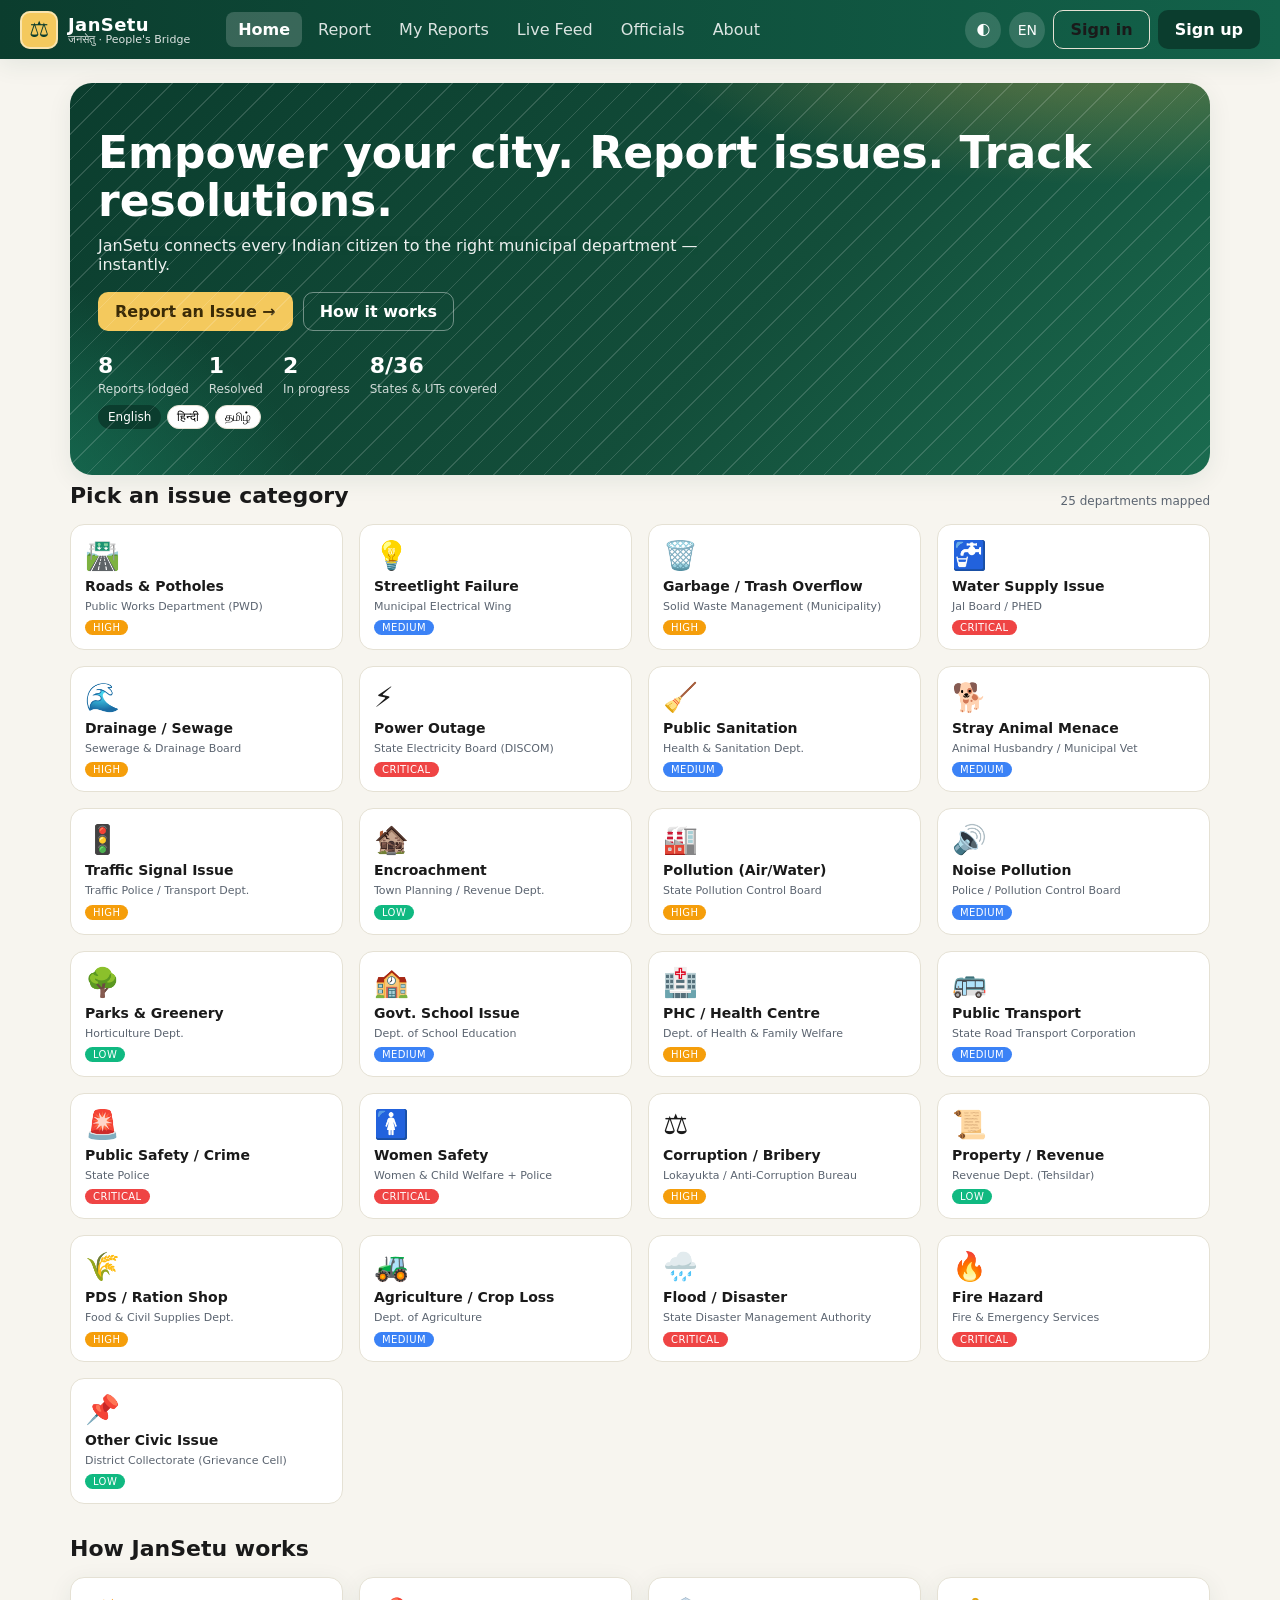
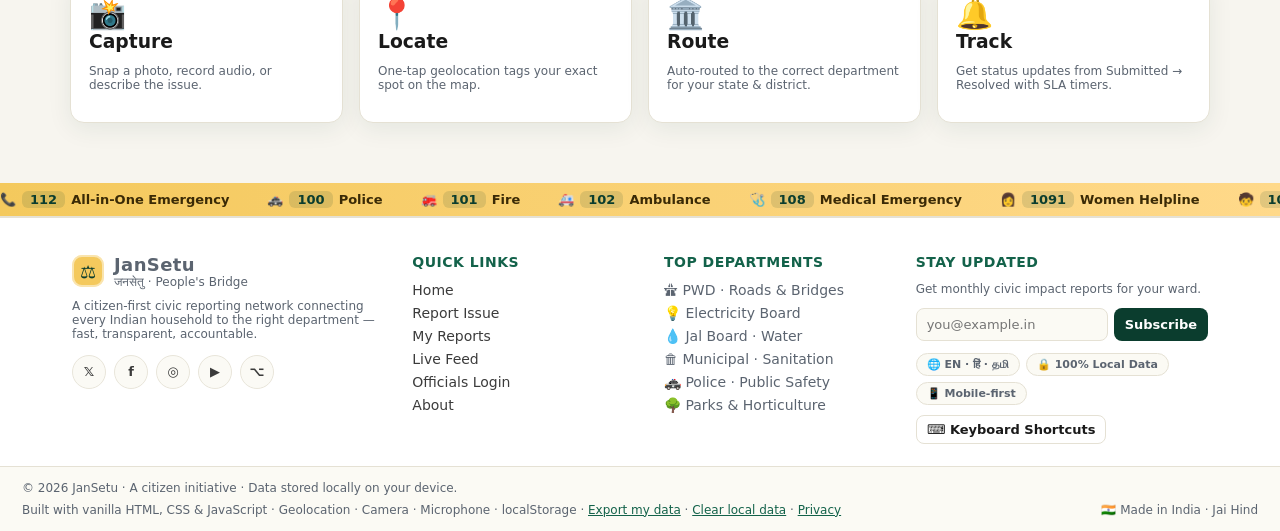
<file: index.html>
<!doctype html>
<html lang="en">
<head>
  <meta charset="utf-8" />
  <meta name="viewport" content="width=device-width, initial-scale=1, viewport-fit=cover" />
  <meta name="theme-color" content="#0b3d2e" />
  <title>JanSetu · India's Civic Issue Reporting Network</title>
  <meta name="description" content="Report potholes, streetlights, water, garbage and more. Routed instantly to the correct department in your state." />
  <link rel="icon" href="data:image/svg+xml,%3Csvg xmlns='http://www.w3.org/2000/svg' viewBox='0 0 64 64'%3E%3Crect width='64' height='64' rx='14' fill='%230b3d2e'/%3E%3Ctext x='50%25' y='58%25' text-anchor='middle' font-size='38' font-family='serif' fill='%23f4c95d'%3E%E2%9A%96%3C/text%3E%3C/svg%3E" />
  <link rel="stylesheet" href="public/jansetu/styles.css" />
</head>
<body>
  <!-- Top Bar -->
  <header class="appbar" id="appbar">
    <div class="brand" id="goHome">
      <div class="logo">⚖</div>
      <div>
        <div class="brand-name">JanSetu</div>
        <div class="brand-sub">जनसेतु · People's Bridge</div>
      </div>
    </div>
    <nav class="nav" id="nav">
      <button data-route="home" class="active">Home</button>
      <button data-route="report" data-protected="1">Report</button>
      <button data-route="track" data-protected="1">My Reports</button>
      <button data-route="feed">Live Feed</button>
      <button data-route="dash">Officials</button>
      <button data-route="about">About</button>
    </nav>
    <div class="appbar-actions">
      <button id="themeBtn" class="icon-btn" title="Toggle theme">🌓</button>
      <button id="langBtn"  class="icon-btn" title="Language">EN</button>
      <button id="loginBtn" class="btn ghost">Sign in</button>
      <button id="signupBtn" class="btn primary">Sign up</button>
      <div id="profileWrap" class="profile-wrap" hidden>
        <button id="profileBtn" class="profile-btn"><span id="avatar" class="avatar">U</span><span id="profileName">User</span> ▾</button>
        <div id="profileMenu" class="profile-menu" hidden>
          <div class="pm-head"><b id="pmName"></b><div class="muted small" id="pmEmail"></div></div>
          <button data-act="track">📋 My Reports</button>
          <button data-act="report">📝 New Report</button>
          <button data-act="profile">👤 Profile</button>
          <button data-act="logout">🚪 Sign out</button>
        </div>
      </div>
    </div>
    <button id="menuBtn" class="icon-btn menu-btn" aria-label="menu">☰</button>
  </header>

  <main id="view"></main>

  <!-- Toast -->
  <div id="toast" class="toast" hidden></div>

  <!-- Helpline ticker -->
  <div class="ticker" id="ticker" aria-label="Emergency helplines">
    <div class="ticker-track">
      <span>📞 <b>112</b> All-in-One Emergency</span>
      <span>🚓 <b>100</b> Police</span>
      <span>🚒 <b>101</b> Fire</span>
      <span>🚑 <b>102</b> Ambulance</span>
      <span>🩺 <b>108</b> Medical Emergency</span>
      <span>👩 <b>1091</b> Women Helpline</span>
      <span>🧒 <b>1098</b> Childline</span>
      <span>🌪 <b>1078</b> Disaster Mgmt</span>
      <span>⚡ <b>1912</b> Electricity</span>
      <span>💧 <b>1916</b> Water Supply</span>
      <span>🚆 <b>139</b> Railway</span>
      <span>🛣 <b>1033</b> National Highway</span>
      <span>🏛 <b>1800-11-0031</b> Swachh Bharat</span>
      <span>📞 <b>1950</b> Voter Helpline</span>
    </div>
  </div>

  <!-- Connectivity badge -->
  <div id="netBadge" class="net-badge" hidden></div>

  <!-- Back to top -->
  <button id="toTop" class="to-top" hidden title="Back to top">▲</button>
  <footer class="footer">
    <div class="footer-grid">
      <div class="f-col">
        <div class="f-brand">
          <div class="logo small">⚖</div>
          <div>
            <div class="brand-name">JanSetu</div>
            <div class="muted small">जनसेतु · People's Bridge</div>
          </div>
        </div>
        <p class="muted small" style="margin-top:10px">A citizen-first civic reporting network connecting every Indian household to the right department — fast, transparent, accountable.</p>
        <div class="socials">
          <a href="#" title="Twitter">𝕏</a>
          <a href="#" title="Facebook">f</a>
          <a href="#" title="Instagram">◎</a>
          <a href="#" title="YouTube">▶</a>
          <a href="#" title="GitHub">⌥</a>
        </div>
      </div>

      <div class="f-col">
        <h4>Quick Links</h4>
        <ul>
          <li><a href="#" data-route="home">Home</a></li>
          <li><a href="#" data-route="report">Report Issue</a></li>
          <li><a href="#" data-route="track">My Reports</a></li>
          <li><a href="#" data-route="feed">Live Feed</a></li>
          <li><a href="#" data-route="dash">Officials Login</a></li>
          <li><a href="#" data-route="about">About</a></li>
        </ul>
      </div>

      <div class="f-col">
        <h4>Top Departments</h4>
        <ul>
          <li>🛣 PWD · Roads & Bridges</li>
          <li>💡 Electricity Board</li>
          <li>💧 Jal Board · Water</li>
          <li>🗑 Municipal · Sanitation</li>
          <li>🚓 Police · Public Safety</li>
          <li>🌳 Parks & Horticulture</li>
        </ul>
      </div>

      <div class="f-col">
        <h4>Stay Updated</h4>
        <p class="muted small">Get monthly civic impact reports for your ward.</p>
        <form id="newsletterForm" class="newsletter">
          <input type="email" id="newsEmail" placeholder="you@example.in" required />
          <button class="btn primary sm" type="submit">Subscribe</button>
        </form>
        <div class="badges">
          <span class="badge">🌐 EN · हिं · தமி</span>
          <span class="badge">🔒 100% Local Data</span>
          <span class="badge">📱 Mobile-first</span>
        </div>
        <button id="openShortcuts" class="btn ghost sm" style="margin-top:10px">⌨ Keyboard Shortcuts</button>
      </div>
    </div>

    <div class="footer-bottom">
      <div>© <span id="yr"></span> JanSetu · A citizen initiative · Data stored locally on your device.</div>
      <div class="muted small">
        Built with vanilla HTML, CSS & JavaScript · Geolocation · Camera · Microphone · localStorage
        · <a href="#" id="exportData">Export my data</a>
        · <a href="#" id="clearData">Clear local data</a>
        · <a href="#" data-route="about">Privacy</a>
      </div>
      <div class="muted small">🇮🇳 Made in India · Jai Hind</div>
    </div>
  </footer>

  <script src="public/jansetu/data.js"></script>
  <script src="public/jansetu/app.js"></script>
  <script src="public/jansetu/extras.js"></script>
</body>
</html>
</file>
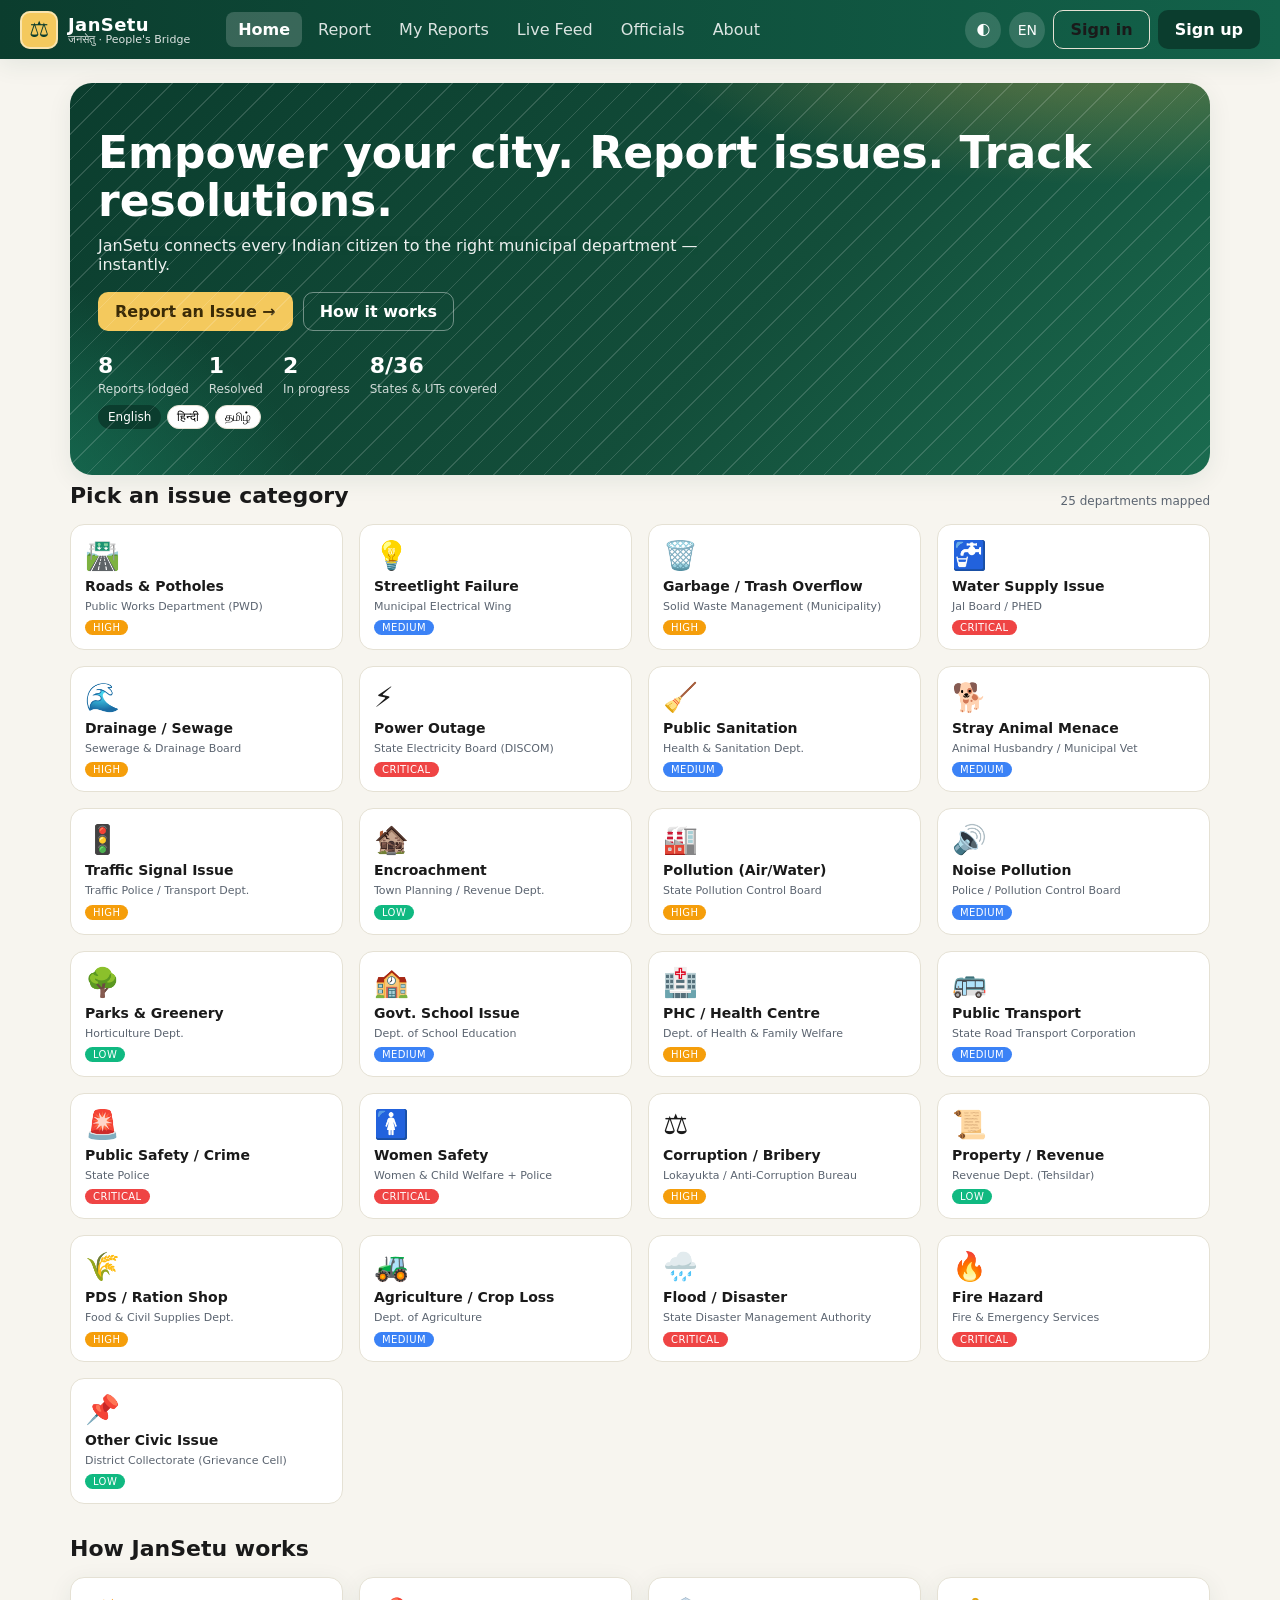
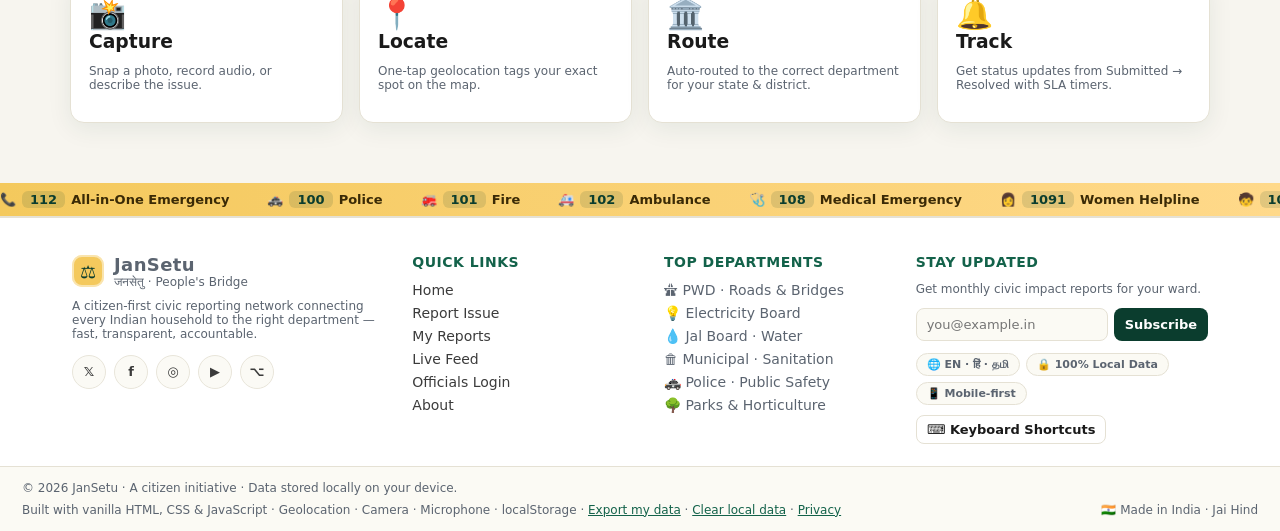
<file: public/jansetu/index.html>
<!doctype html>
<html lang="en">
<head>
  <meta charset="utf-8" />
  <meta name="viewport" content="width=device-width, initial-scale=1, viewport-fit=cover" />
  <meta name="theme-color" content="#0b3d2e" />
  <title>JanSetu · India's Civic Issue Reporting Network</title>
  <meta name="description" content="Report potholes, streetlights, water, garbage and more. Routed instantly to the correct department in your state." />
  <link rel="icon" href="data:image/svg+xml,%3Csvg xmlns='http://www.w3.org/2000/svg' viewBox='0 0 64 64'%3E%3Crect width='64' height='64' rx='14' fill='%230b3d2e'/%3E%3Ctext x='50%25' y='58%25' text-anchor='middle' font-size='38' font-family='serif' fill='%23f4c95d'%3E%E2%9A%96%3C/text%3E%3C/svg%3E" />
  <link rel="stylesheet" href="styles.css" />
</head>
<body>
  <!-- Top Bar -->
  <header class="appbar" id="appbar">
    <div class="brand" id="goHome">
      <div class="logo">⚖</div>
      <div>
        <div class="brand-name">JanSetu</div>
        <div class="brand-sub">जनसेतु · People's Bridge</div>
      </div>
    </div>
    <nav class="nav" id="nav">
      <button data-route="home" class="active">Home</button>
      <button data-route="report" data-protected="1">Report</button>
      <button data-route="track" data-protected="1">My Reports</button>
      <button data-route="feed">Live Feed</button>
      <button data-route="dash">Officials</button>
      <button data-route="about">About</button>
    </nav>
    <div class="appbar-actions">
      <button id="themeBtn" class="icon-btn" title="Toggle theme">🌓</button>
      <button id="langBtn"  class="icon-btn" title="Language">EN</button>
      <button id="loginBtn" class="btn ghost">Sign in</button>
      <button id="signupBtn" class="btn primary">Sign up</button>
      <div id="profileWrap" class="profile-wrap" hidden>
        <button id="profileBtn" class="profile-btn"><span id="avatar" class="avatar">U</span><span id="profileName">User</span> ▾</button>
        <div id="profileMenu" class="profile-menu" hidden>
          <div class="pm-head"><b id="pmName"></b><div class="muted small" id="pmEmail"></div></div>
          <button data-act="track">📋 My Reports</button>
          <button data-act="report">📝 New Report</button>
          <button data-act="profile">👤 Profile</button>
          <button data-act="logout">🚪 Sign out</button>
        </div>
      </div>
    </div>
    <button id="menuBtn" class="icon-btn menu-btn" aria-label="menu">☰</button>
  </header>

  <main id="view"></main>

  <!-- Toast -->
  <div id="toast" class="toast" hidden></div>

  <!-- Helpline ticker -->
  <div class="ticker" id="ticker" aria-label="Emergency helplines">
    <div class="ticker-track">
      <span>📞 <b>112</b> All-in-One Emergency</span>
      <span>🚓 <b>100</b> Police</span>
      <span>🚒 <b>101</b> Fire</span>
      <span>🚑 <b>102</b> Ambulance</span>
      <span>🩺 <b>108</b> Medical Emergency</span>
      <span>👩 <b>1091</b> Women Helpline</span>
      <span>🧒 <b>1098</b> Childline</span>
      <span>🌪 <b>1078</b> Disaster Mgmt</span>
      <span>⚡ <b>1912</b> Electricity</span>
      <span>💧 <b>1916</b> Water Supply</span>
      <span>🚆 <b>139</b> Railway</span>
      <span>🛣 <b>1033</b> National Highway</span>
      <span>🏛 <b>1800-11-0031</b> Swachh Bharat</span>
      <span>📞 <b>1950</b> Voter Helpline</span>
    </div>
  </div>

  <!-- Connectivity badge -->
  <div id="netBadge" class="net-badge" hidden></div>

  <!-- Back to top -->
  <button id="toTop" class="to-top" hidden title="Back to top">▲</button>
  <footer class="footer">
    <div class="footer-grid">
      <div class="f-col">
        <div class="f-brand">
          <div class="logo small">⚖</div>
          <div>
            <div class="brand-name">JanSetu</div>
            <div class="muted small">जनसेतु · People's Bridge</div>
          </div>
        </div>
        <p class="muted small" style="margin-top:10px">A citizen-first civic reporting network connecting every Indian household to the right department — fast, transparent, accountable.</p>
        <div class="socials">
          <a href="#" title="Twitter">𝕏</a>
          <a href="#" title="Facebook">f</a>
          <a href="#" title="Instagram">◎</a>
          <a href="#" title="YouTube">▶</a>
          <a href="#" title="GitHub">⌥</a>
        </div>
      </div>

      <div class="f-col">
        <h4>Quick Links</h4>
        <ul>
          <li><a href="#" data-route="home">Home</a></li>
          <li><a href="#" data-route="report">Report Issue</a></li>
          <li><a href="#" data-route="track">My Reports</a></li>
          <li><a href="#" data-route="feed">Live Feed</a></li>
          <li><a href="#" data-route="dash">Officials Login</a></li>
          <li><a href="#" data-route="about">About</a></li>
        </ul>
      </div>

      <div class="f-col">
        <h4>Top Departments</h4>
        <ul>
          <li>🛣 PWD · Roads & Bridges</li>
          <li>💡 Electricity Board</li>
          <li>💧 Jal Board · Water</li>
          <li>🗑 Municipal · Sanitation</li>
          <li>🚓 Police · Public Safety</li>
          <li>🌳 Parks & Horticulture</li>
        </ul>
      </div>

      <div class="f-col">
        <h4>Stay Updated</h4>
        <p class="muted small">Get monthly civic impact reports for your ward.</p>
        <form id="newsletterForm" class="newsletter">
          <input type="email" id="newsEmail" placeholder="you@example.in" required />
          <button class="btn primary sm" type="submit">Subscribe</button>
        </form>
        <div class="badges">
          <span class="badge">🌐 EN · हिं · தமி</span>
          <span class="badge">🔒 100% Local Data</span>
          <span class="badge">📱 Mobile-first</span>
        </div>
        <button id="openShortcuts" class="btn ghost sm" style="margin-top:10px">⌨ Keyboard Shortcuts</button>
      </div>
    </div>

    <div class="footer-bottom">
      <div>© <span id="yr"></span> JanSetu · A citizen initiative · Data stored locally on your device.</div>
      <div class="muted small">
        Built with vanilla HTML, CSS & JavaScript · Geolocation · Camera · Microphone · localStorage
        · <a href="#" id="exportData">Export my data</a>
        · <a href="#" id="clearData">Clear local data</a>
        · <a href="#" data-route="about">Privacy</a>
      </div>
      <div class="muted small">🇮🇳 Made in India · Jai Hind</div>
    </div>
  </footer>

  <script src="data.js"></script>
  <script src="app.js"></script>
  <script src="extras.js"></script>
</body>
</html>
</file>
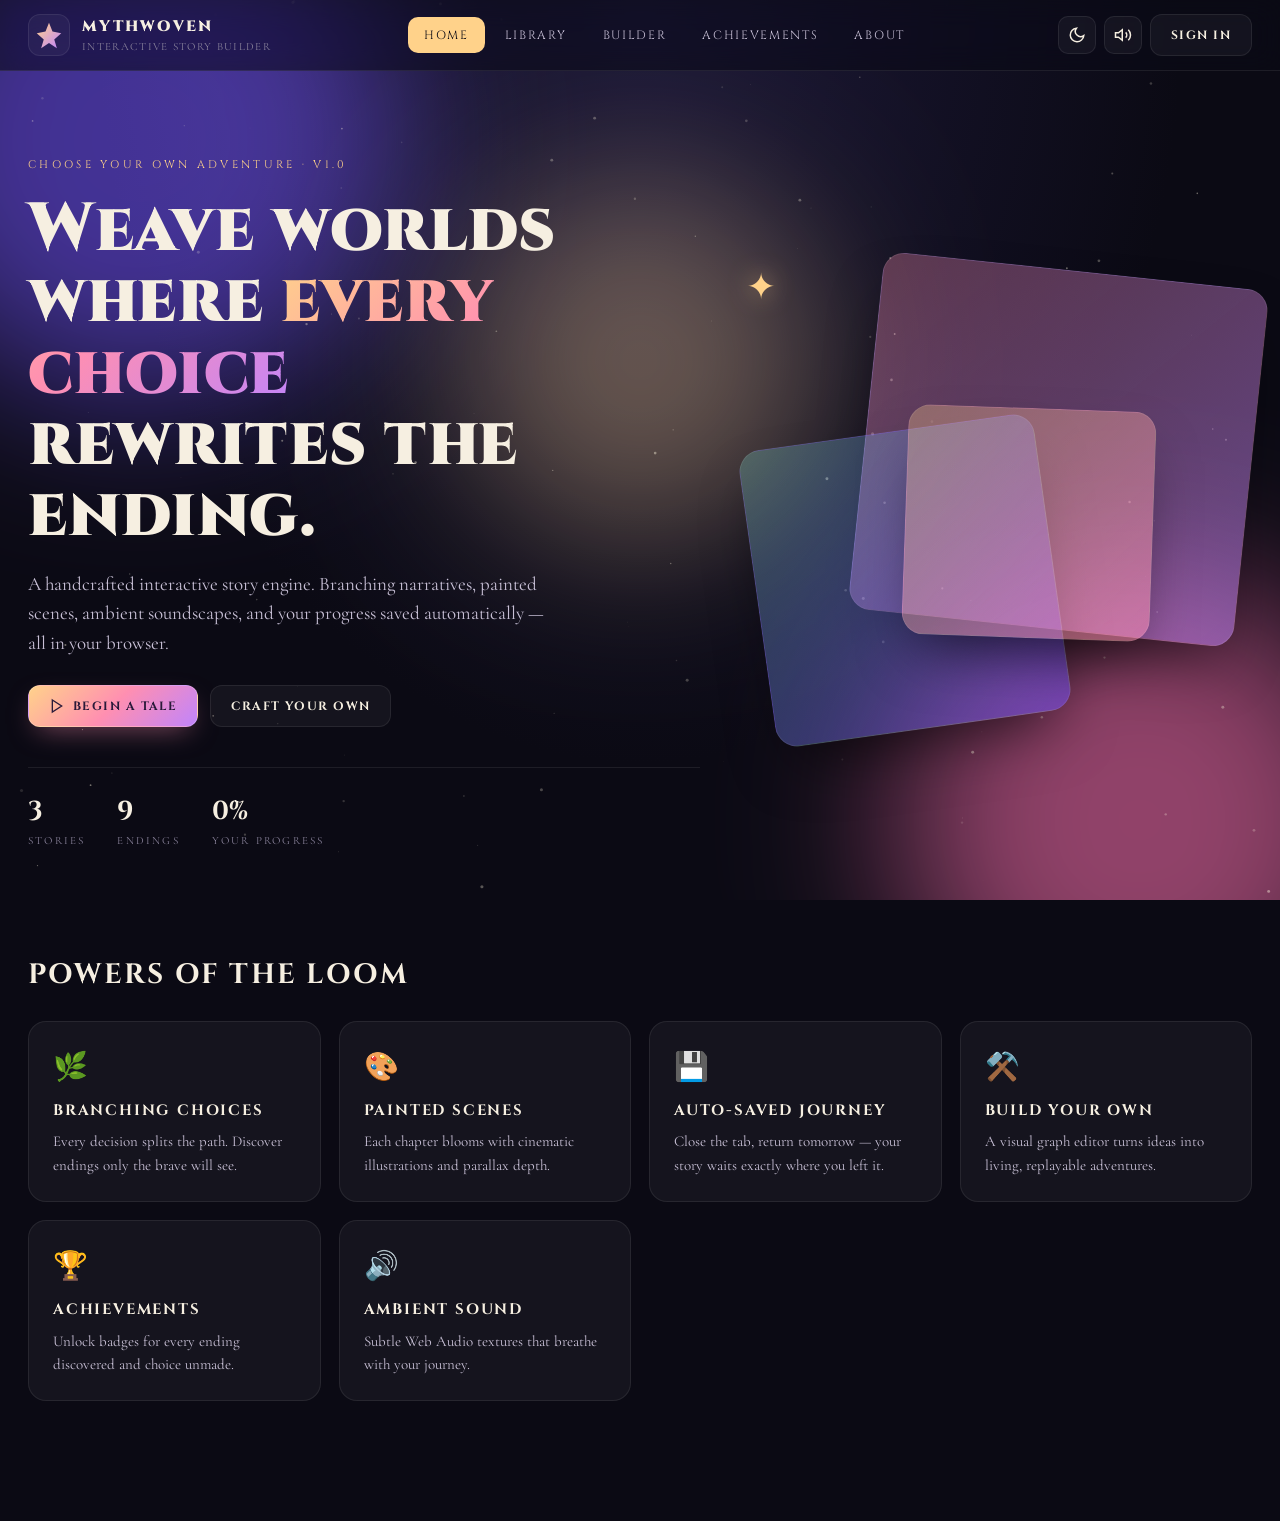
<file: public/story/index.html>
<!DOCTYPE html>
<html lang="en">
<head>
<meta charset="UTF-8" />
<meta name="viewport" content="width=device-width, initial-scale=1.0" />
<meta name="description" content="Interactive Story Builder — craft branching adventures with multiple endings. Pure HTML, CSS & JS." />
<title>Mythwoven · Interactive Story Builder</title>
<link rel="preconnect" href="https://fonts.googleapis.com">
<link rel="preconnect" href="https://fonts.gstatic.com" crossorigin>
<link href="https://fonts.googleapis.com/css2?family=Cinzel:wght@500;700;900&family=Cormorant+Garamond:ital,wght@0,400;0,600;1,400&family=JetBrains+Mono:wght@400;600&display=swap" rel="stylesheet">
<link rel="stylesheet" href="./styles.css" />
</head>
<body>

<!-- ===== Animated Background ===== -->
<div class="bg-aurora" aria-hidden="true">
  <div class="orb orb-1"></div>
  <div class="orb orb-2"></div>
  <div class="orb orb-3"></div>
  <canvas id="starfield"></canvas>
</div>

<!-- ===== Top Nav ===== -->
<header class="topbar">
  <div class="brand">
    <div class="brand-mark">
      <svg viewBox="0 0 32 32" width="28" height="28" aria-hidden="true">
        <defs>
          <linearGradient id="g1" x1="0" x2="1" y1="0" y2="1">
            <stop offset="0%" stop-color="#ffd28a"/>
            <stop offset="100%" stop-color="#c084fc"/>
          </linearGradient>
        </defs>
        <path d="M16 2 L20 12 L30 14 L22 21 L25 31 L16 25 L7 31 L10 21 L2 14 L12 12 Z" fill="url(#g1)"/>
      </svg>
    </div>
    <div>
      <div class="brand-title">Mythwoven</div>
      <div class="brand-sub">Interactive Story Builder</div>
    </div>
  </div>

  <nav class="nav-tabs" id="navTabs">
    <button class="tab active" data-view="home">Home</button>
    <button class="tab" data-view="library">Library</button>
    <button class="tab" data-view="builder">Builder</button>
    <button class="tab" data-view="achievements">Achievements</button>
    <button class="tab" data-view="about">About</button>
  </nav>

  <div class="top-actions">
    <button class="icon-btn" id="themeToggle" title="Toggle theme" aria-label="Toggle theme">
      <svg viewBox="0 0 24 24" width="18" height="18" fill="none" stroke="currentColor" stroke-width="2"><path d="M21 12.79A9 9 0 1 1 11.21 3 7 7 0 0 0 21 12.79z"/></svg>
    </button>
    <button class="icon-btn" id="muteToggle" title="Toggle sound" aria-label="Toggle sound">
      <svg viewBox="0 0 24 24" width="18" height="18" fill="none" stroke="currentColor" stroke-width="2"><polygon points="11 5 6 9 2 9 2 15 6 15 11 19 11 5"/><path d="M19.07 4.93a10 10 0 0 1 0 14.14M15.54 8.46a5 5 0 0 1 0 7.07"/></svg>
    </button>
    <button class="btn ghost" id="openAuthBtn">Sign in</button>
    <div class="user-chip hidden" id="userChip">
      <div class="avatar" id="userAvatar">A</div>
      <span id="userName">Adventurer</span>
      <button class="icon-btn small" id="logoutBtn" title="Sign out" aria-label="Sign out">
        <svg viewBox="0 0 24 24" width="14" height="14" fill="none" stroke="currentColor" stroke-width="2"><path d="M9 21H5a2 2 0 0 1-2-2V5a2 2 0 0 1 2-2h4M16 17l5-5-5-5M21 12H9"/></svg>
      </button>
    </div>
  </div>
</header>

<!-- ===== Main ===== -->
<main id="app">

  <!-- ============ HOME VIEW ============ -->
  <section class="view active" data-view="home">
    <div class="hero">
      <div class="hero-copy">
        <span class="eyebrow">Choose Your Own Adventure · v1.0</span>
        <h1 class="hero-title">
          Weave worlds where <span class="gradient-text">every choice</span><br/>
          rewrites the ending.
        </h1>
        <p class="hero-sub">
          A handcrafted interactive story engine. Branching narratives, painted scenes,
          ambient soundscapes, and your progress saved automatically — all in your browser.
        </p>
        <div class="hero-cta">
          <button class="btn primary" data-goto="library">
            <svg viewBox="0 0 24 24" width="16" height="16" fill="none" stroke="currentColor" stroke-width="2"><polygon points="5 3 19 12 5 21 5 3"/></svg>
            Begin a Tale
          </button>
          <button class="btn ghost" data-goto="builder">Craft Your Own</button>
        </div>

        <div class="hero-stats">
          <div><strong id="statStories">3</strong><span>Stories</span></div>
          <div><strong id="statEndings">12+</strong><span>Endings</span></div>
          <div><strong id="statProgress">0%</strong><span>Your Progress</span></div>
        </div>
      </div>

      <div class="hero-art" aria-hidden="true">
        <div class="card-stack">
          <div class="art-card a1"></div>
          <div class="art-card a2"></div>
          <div class="art-card a3"></div>
          <div class="rune">✦</div>
        </div>
      </div>
    </div>

    <section class="features">
      <h2 class="section-title">Powers of the Loom</h2>
      <div class="feature-grid">
        <div class="feature">
          <div class="feature-icon">🌿</div>
          <h3>Branching Choices</h3>
          <p>Every decision splits the path. Discover endings only the brave will see.</p>
        </div>
        <div class="feature">
          <div class="feature-icon">🎨</div>
          <h3>Painted Scenes</h3>
          <p>Each chapter blooms with cinematic illustrations and parallax depth.</p>
        </div>
        <div class="feature">
          <div class="feature-icon">💾</div>
          <h3>Auto-Saved Journey</h3>
          <p>Close the tab, return tomorrow — your story waits exactly where you left it.</p>
        </div>
        <div class="feature">
          <div class="feature-icon">⚒️</div>
          <h3>Build Your Own</h3>
          <p>A visual graph editor turns ideas into living, replayable adventures.</p>
        </div>
        <div class="feature">
          <div class="feature-icon">🏆</div>
          <h3>Achievements</h3>
          <p>Unlock badges for every ending discovered and choice unmade.</p>
        </div>
        <div class="feature">
          <div class="feature-icon">🔊</div>
          <h3>Ambient Sound</h3>
          <p>Subtle Web Audio textures that breathe with your journey.</p>
        </div>
      </div>
    </section>
  </section>

  <!-- ============ LIBRARY VIEW ============ -->
  <section class="view" data-view="library">
    <div class="view-head">
      <div>
        <h2 class="section-title">The Library</h2>
        <p class="muted">Pick a thread. Pull. See where it unravels.</p>
      </div>
      <div class="search-wrap">
        <svg viewBox="0 0 24 24" width="16" height="16" fill="none" stroke="currentColor" stroke-width="2"><circle cx="11" cy="11" r="8"/><path d="m21 21-4.35-4.35"/></svg>
        <input type="search" id="storySearch" placeholder="Search tales by name or mood…" />
      </div>
    </div>
    <div class="story-grid" id="storyGrid"></div>
  </section>

  <!-- ============ READER VIEW ============ -->
  <section class="view" data-view="reader">
    <div class="reader-head">
      <button class="btn ghost small" data-goto="library">
        <svg viewBox="0 0 24 24" width="14" height="14" fill="none" stroke="currentColor" stroke-width="2"><path d="m15 18-6-6 6-6"/></svg>
        Library
      </button>
      <div class="reader-meta">
        <span id="readerTitle">—</span>
        <div class="progress-rail"><div class="progress-fill" id="readerProgress"></div></div>
      </div>
      <div class="reader-actions">
        <button class="icon-btn" id="undoBtn" title="Undo last choice" aria-label="Undo">
          <svg viewBox="0 0 24 24" width="16" height="16" fill="none" stroke="currentColor" stroke-width="2"><path d="M3 7v6h6"/><path d="M21 17a9 9 0 0 0-15-6.7L3 13"/></svg>
        </button>
        <button class="icon-btn" id="restartBtn" title="Restart story" aria-label="Restart">
          <svg viewBox="0 0 24 24" width="16" height="16" fill="none" stroke="currentColor" stroke-width="2"><path d="M3 12a9 9 0 1 0 3-6.7L3 8"/><path d="M3 3v5h5"/></svg>
        </button>
      </div>
    </div>

    <article class="reader" id="reader">
      <div class="scene-img" id="sceneImg"></div>
      <div class="scene-body">
        <h2 class="scene-title" id="sceneTitle">…</h2>
        <p class="scene-text" id="sceneText">…</p>
        <div class="choices" id="choices"></div>
        <div class="ending-card hidden" id="endingCard">
          <div class="ending-badge">★ Ending Reached</div>
          <h3 id="endingTitle"></h3>
          <p id="endingDesc"></p>
          <div class="ending-actions">
            <button class="btn primary" id="endingRestart">Begin Anew</button>
            <button class="btn ghost" data-goto="library">Other Tales</button>
          </div>
        </div>
      </div>
    </article>

    <aside class="path-trail">
      <h4>Your Path</h4>
      <ol id="pathList"></ol>
    </aside>
  </section>

  <!-- ============ BUILDER VIEW ============ -->
  <section class="view" data-view="builder">
    <div class="view-head">
      <div>
        <h2 class="section-title">The Loom · Builder</h2>
        <p class="muted">Compose scenes, link choices, declare endings. Save to your library.</p>
      </div>
      <div class="builder-actions">
        <button class="btn ghost small" id="builderNewScene">+ Scene</button>
        <button class="btn ghost small" id="builderExport">Export JSON</button>
        <button class="btn ghost small" id="builderImport">Import JSON</button>
        <input type="file" id="builderImportFile" accept="application/json" hidden />
        <button class="btn primary small" id="builderSave">Save to Library</button>
      </div>
    </div>

    <div class="builder-grid">
      <div class="builder-meta-panel">
        <label>Story title<input id="bTitle" placeholder="The Lantern Beneath the Sea" /></label>
        <label>Tagline<input id="bTagline" placeholder="A short, evocative hook…" /></label>
        <label>Cover image URL<input id="bCover" placeholder="https://…" /></label>
        <label>Mood
          <select id="bMood">
            <option>Mystery</option><option>Fantasy</option><option>Sci-Fi</option>
            <option>Romance</option><option>Horror</option><option>Adventure</option>
          </select>
        </label>
        <label>Starting scene
          <select id="bStart"></select>
        </label>
      </div>

      <div class="builder-scenes" id="bScenes"></div>
    </div>
  </section>

  <!-- ============ ACHIEVEMENTS VIEW ============ -->
  <section class="view" data-view="achievements">
    <div class="view-head">
      <div>
        <h2 class="section-title">Trophies of the Traveler</h2>
        <p class="muted">Endings unlocked, choices unmade, paths discovered.</p>
      </div>
      <button class="btn ghost small" id="resetProgress">Reset all progress</button>
    </div>
    <div class="ach-grid" id="achGrid"></div>
  </section>

  <!-- ============ ABOUT VIEW ============ -->
  <section class="view" data-view="about">
    <div class="about-card">
      <h2 class="section-title">About Mythwoven</h2>
      <p>
        Mythwoven is a love letter to the choose-your-own-adventure books of old —
        rebuilt as a single-page web experience using only <strong>HTML, CSS, and JavaScript</strong>.
        No frameworks. No backend. Just the browser and your imagination.
      </p>
      <ul class="about-list">
        <li>🪄 Vanilla JS state machine for branching scenes</li>
        <li>🗺️ Path history with undo &amp; replay</li>
        <li>🧩 Visual builder that writes its own story graph</li>
        <li>🔐 LocalStorage-based accounts (multi-user on one device)</li>
        <li>🎨 CSS Grid, custom properties, glassmorphism, parallax</li>
        <li>🔊 Web Audio API generated ambient tones</li>
        <li>💾 Auto-save, import/export, achievement system</li>
      </ul>
      <p class="muted small">Built as a self-contained demo. Open <code>index.html</code> anywhere — it just works.</p>
    </div>
  </section>
</main>

<!-- ===== Auth Modal ===== -->
<div class="modal-backdrop hidden" id="authModal">
  <div class="modal">
    <button class="icon-btn modal-close" id="authClose" aria-label="Close">
      <svg viewBox="0 0 24 24" width="16" height="16" fill="none" stroke="currentColor" stroke-width="2"><path d="M18 6 6 18M6 6l12 12"/></svg>
    </button>
    <div class="auth-tabs">
      <button class="auth-tab active" data-auth="signin">Sign in</button>
      <button class="auth-tab" data-auth="signup">Create account</button>
    </div>

    <form id="signinForm" class="auth-form">
      <h3>Welcome back, traveler.</h3>
      <label>Username<input name="username" required autocomplete="username" /></label>
      <label>Password<input name="password" type="password" required autocomplete="current-password" /></label>
      <div class="auth-error" id="signinError"></div>
      <button class="btn primary full" type="submit">Sign in</button>
    </form>

    <form id="signupForm" class="auth-form hidden">
      <h3>Begin a new chronicle.</h3>
      <label>Display name<input name="display" required /></label>
      <label>Username<input name="username" required autocomplete="username" /></label>
      <label>Password (min 4)<input name="password" type="password" minlength="4" required autocomplete="new-password" /></label>
      <div class="auth-error" id="signupError"></div>
      <button class="btn primary full" type="submit">Create account</button>
    </form>

    <p class="auth-foot muted small">Accounts live only in your browser (localStorage). No data leaves this device.</p>
  </div>
</div>

<!-- ===== Toast container ===== -->
<div class="toast-stack" id="toastStack" aria-live="polite"></div>

<script src="./stories.js"></script>
<script src="./app.js"></script>
</body>
</html>
</file>
<file: public/jansetu/styles.css>
/* JanSetu — Civic Reporting UI */
:root{
  --bg: #f7f5ef;
  --surface: #ffffff;
  --surface-2:#fbfaf4;
  --text:#1a1a1a;
  --muted:#5b6470;
  --border:#e5e1d4;
  --primary:#0b3d2e;       /* deep India green */
  --primary-2:#13624a;
  --accent:#f4c95d;        /* saffron-gold */
  --accent-2:#e07a3c;
  --info:#1f6feb;
  --danger:#ef4444;
  --ok:#16a34a;
  --warn:#f59e0b;
  --shadow: 0 6px 24px rgba(11,61,46,.08);
  --r: 14px;
  --maxw: 1180px;
  font-family: "Segoe UI", Roboto, "Helvetica Neue", system-ui, sans-serif;
}
[data-theme="dark"]{
  --bg:#0e1410; --surface:#151c18; --surface-2:#1a2520;
  --text:#eef1ed; --muted:#9aa6a0; --border:#26302b;
  --primary:#22a07a; --primary-2:#2dc093; --accent:#f4c95d;
  --shadow: 0 6px 24px rgba(0,0,0,.4);
}
*{box-sizing:border-box}
html,body{margin:0;padding:0;background:var(--bg);color:var(--text);min-height:100%}
body{display:flex;flex-direction:column;min-height:100vh}
a{color:var(--primary-2)}
button{font:inherit;cursor:pointer}
input,select,textarea{font:inherit;color:inherit}
code{background:var(--surface-2);padding:1px 6px;border-radius:4px}

/* Appbar */
.appbar{
  position:sticky;top:0;z-index:50;display:flex;align-items:center;gap:18px;
  padding:10px 20px;background:linear-gradient(90deg,var(--primary),var(--primary-2));
  color:#fff;box-shadow:var(--shadow);
}
.brand{display:flex;align-items:center;gap:10px;cursor:pointer}
.logo{
  width:38px;height:38px;border-radius:10px;background:var(--accent);
  color:var(--primary);display:grid;place-items:center;font-weight:700;font-size:22px;
  box-shadow:inset 0 0 0 2px rgba(255,255,255,.5)
}
.brand-name{font-weight:700;font-size:18px;letter-spacing:.4px}
.brand-sub{font-size:11px;opacity:.85;margin-top:-2px}
.nav{display:flex;gap:4px;margin-left:18px;flex:1;flex-wrap:wrap}
.nav button{
  background:transparent;border:0;color:#fff;padding:8px 12px;border-radius:8px;
  opacity:.85;transition:.15s;
}
.nav button:hover{background:rgba(255,255,255,.12);opacity:1}
.nav button.active{background:rgba(255,255,255,.18);opacity:1;font-weight:600}
.appbar-actions{display:flex;gap:8px;align-items:center}
.icon-btn{
  background:rgba(255,255,255,.15);border:0;color:#fff;width:36px;height:36px;
  border-radius:50%;display:grid;place-items:center;font-size:14px;
}
.icon-btn:hover{background:rgba(255,255,255,.25)}
.menu-btn{display:none}

/* Buttons */
.btn{
  background:var(--surface);color:var(--text);border:1px solid var(--border);
  padding:9px 16px;border-radius:10px;font-weight:600;transition:.15s;
}
.btn:hover{transform:translateY(-1px);box-shadow:var(--shadow)}
.btn.primary{background:var(--primary);color:#fff;border-color:transparent}
.btn.primary:hover{background:var(--primary-2)}
.btn.accent{background:var(--accent);color:#3a2a06;border-color:transparent}
.btn.danger{background:var(--danger);color:#fff;border-color:transparent}
.btn.ghost{background:transparent}
.btn.block{width:100%}
.btn.sm{padding:6px 10px;font-size:13px;border-radius:8px}

/* Layout */
main{flex:1;width:100%;max-width:var(--maxw);margin:0 auto;padding:24px 20px 60px}
.section-title{display:flex;align-items:end;justify-content:space-between;margin:8px 0 16px;flex-wrap:wrap;gap:10px}
.section-title h2{margin:0;font-size:22px}
.muted{color:var(--muted)}
.small{font-size:12px}
.grid{display:grid;gap:16px}
.cards-grid{grid-template-columns:repeat(auto-fill,minmax(220px,1fr))}
.kpi-grid{grid-template-columns:repeat(auto-fit,minmax(180px,1fr))}
.two-col{grid-template-columns:1.4fr 1fr}
@media(max-width:880px){.two-col{grid-template-columns:1fr}}

/* Cards */
.card{
  background:var(--surface);border:1px solid var(--border);border-radius:var(--r);
  padding:18px;box-shadow:var(--shadow);
}
.card h3{margin:0 0 8px}
.kpi{padding:18px;display:flex;flex-direction:column;gap:4px}
.kpi .v{font-size:28px;font-weight:700;color:var(--primary-2)}
.kpi .l{color:var(--muted);font-size:13px}
.kpi .delta{font-size:12px;color:var(--ok)}

/* Hero */
.hero{
  position:relative;padding:46px 28px;border-radius:22px;color:#fff;overflow:hidden;
  background:
    radial-gradient(800px 300px at 90% -20%,rgba(244,201,93,.45),transparent 60%),
    radial-gradient(600px 400px at -10% 110%,rgba(34,160,122,.55),transparent 60%),
    linear-gradient(135deg,#0b3d2e 0%, #134e3a 60%, #1a6b4f 100%);
  box-shadow:var(--shadow);
}
.hero h1{font-size:clamp(28px,4vw,44px);margin:0 0 10px;line-height:1.1}
.hero p{max-width:640px;opacity:.92;margin:0 0 18px;font-size:16px}
.hero .cta{display:flex;gap:10px;flex-wrap:wrap}
.hero .ribbons{position:absolute;inset:0;pointer-events:none;opacity:.15;
  background-image:repeating-linear-gradient(135deg,#fff 0 1px,transparent 1px 18px);
}
.hero .stats{display:flex;gap:20px;margin-top:22px;flex-wrap:wrap}
.hero .stat b{display:block;font-size:22px}
.hero .stat span{opacity:.8;font-size:12px}

/* Categories */
.cat{
  display:flex;flex-direction:column;gap:6px;align-items:flex-start;cursor:pointer;
  background:var(--surface);border:1px solid var(--border);padding:14px;border-radius:14px;
  transition:.18s;
}
.cat:hover{border-color:var(--primary);transform:translateY(-2px);box-shadow:var(--shadow)}
.cat .ic{font-size:28px}
.cat .nm{font-weight:600;font-size:14px}
.cat .dp{font-size:11px;color:var(--muted);line-height:1.3}
.cat .pill{font-size:10px;padding:2px 8px;border-radius:999px;color:#fff;text-transform:uppercase;letter-spacing:.4px}

/* Forms */
.form-grid{display:grid;grid-template-columns:1fr 1fr;gap:14px}
@media(max-width:680px){.form-grid{grid-template-columns:1fr}}
label{display:flex;flex-direction:column;font-size:13px;color:var(--muted);gap:6px}
input,select,textarea{
  background:var(--surface-2);border:1px solid var(--border);border-radius:10px;
  padding:10px 12px;color:var(--text);outline:none;transition:.15s;
}
input:focus,select:focus,textarea:focus{border-color:var(--primary);box-shadow:0 0 0 3px rgba(11,61,46,.12)}
textarea{min-height:110px;resize:vertical;font-family:inherit}

/* Media capture */
.media-row{display:grid;grid-template-columns:repeat(3,1fr);gap:10px;margin-top:6px}
@media(max-width:680px){.media-row{grid-template-columns:1fr}}
.media-tile{
  border:2px dashed var(--border);border-radius:12px;padding:14px;text-align:center;
  background:var(--surface-2);cursor:pointer;transition:.15s
}
.media-tile:hover{border-color:var(--primary)}
.media-tile .ico{font-size:24px}
.media-preview{display:flex;flex-wrap:wrap;gap:8px;margin-top:10px}
.media-preview .chip{
  position:relative;border-radius:10px;overflow:hidden;border:1px solid var(--border);
  width:90px;height:90px;background:var(--surface-2);display:grid;place-items:center;font-size:11px;
}
.media-preview .chip img{width:100%;height:100%;object-fit:cover}
.media-preview .chip .x{
  position:absolute;top:2px;right:2px;background:rgba(0,0,0,.6);color:#fff;border:0;
  width:20px;height:20px;border-radius:50%;line-height:18px;text-align:center;cursor:pointer;font-size:12px;
}

/* Report list */
.report-card{display:flex;gap:14px;padding:14px;border:1px solid var(--border);border-radius:14px;background:var(--surface)}
.report-card .thumb{
  width:96px;height:96px;border-radius:10px;background:var(--surface-2);display:grid;place-items:center;font-size:32px;flex-shrink:0;overflow:hidden;
}
.report-card .thumb img{width:100%;height:100%;object-fit:cover}
.report-card h4{margin:0 0 4px}
.report-card .meta{display:flex;gap:10px;flex-wrap:wrap;font-size:12px;color:var(--muted);margin-top:6px}
.badge{display:inline-block;padding:3px 9px;border-radius:999px;font-size:11px;font-weight:600}
.badge.crit{background:#fee2e2;color:#991b1b}
.badge.hi{background:#fef3c7;color:#92400e}
.badge.md{background:#dbeafe;color:#1e40af}
.badge.lo{background:#d1fae5;color:#065f46}
.badge.st-Submitted{background:#e5e7eb;color:#374151}
.badge.st-Acknowledged{background:#dbeafe;color:#1e40af}
.badge.st-InProgress{background:#fde68a;color:#92400e}
.badge.st-Resolved{background:#d1fae5;color:#065f46}
.badge.st-Rejected{background:#fecaca;color:#991b1b}

/* Status timeline */
.tl{display:flex;gap:0;margin-top:14px;flex-wrap:wrap}
.tl-step{flex:1;min-width:90px;padding:8px 6px;text-align:center;border-top:3px solid var(--border);font-size:11px;color:var(--muted)}
.tl-step.done{border-color:var(--primary);color:var(--primary)}

/* Modal */
.modal{position:fixed;inset:0;background:rgba(0,0,0,.55);display:grid;place-items:center;z-index:200;padding:16px}
.modal-card{background:var(--surface);border-radius:16px;width:100%;max-width:440px;padding:20px;position:relative;box-shadow:0 20px 60px rgba(0,0,0,.3)}
.modal-close{position:absolute;top:8px;right:8px;background:transparent;border:0;font-size:18px;color:var(--muted)}
.tabs{display:flex;gap:6px;margin-bottom:14px;border-bottom:1px solid var(--border)}
.tab{background:transparent;border:0;padding:8px 12px;color:var(--muted);border-bottom:2px solid transparent;font-weight:600}
.tab.active{color:var(--primary);border-color:var(--primary)}
.auth-form{display:flex;flex-direction:column;gap:12px}
.auth-form h3{margin:0}

/* Toast */
.toast{
  position:fixed;bottom:24px;left:50%;transform:translateX(-50%);
  background:#111;color:#fff;padding:12px 18px;border-radius:10px;z-index:300;
  box-shadow:0 10px 30px rgba(0,0,0,.4);font-size:14px
}

/* Charts (CSS bars) */
.bars{display:flex;flex-direction:column;gap:8px}
.bar-row{display:grid;grid-template-columns:140px 1fr 50px;align-items:center;gap:10px;font-size:13px}
.bar{height:14px;background:var(--surface-2);border-radius:8px;overflow:hidden}
.bar > i{display:block;height:100%;background:linear-gradient(90deg,var(--primary),var(--primary-2));border-radius:8px}

/* Footer */
.footer{
  border-top:1px solid var(--border);padding:18px 20px;text-align:center;color:var(--muted);
  background:var(--surface);font-size:13px;
}

/* Filter bar */
.filterbar{display:flex;gap:8px;flex-wrap:wrap;margin-bottom:14px}
.filterbar select,.filterbar input{padding:8px 10px;border-radius:10px}

/* Map placeholder grid */
.heat{
  display:grid;grid-template-columns:repeat(20,1fr);gap:2px;border-radius:10px;overflow:hidden;
  background:var(--surface-2);padding:6px;
}
.heat i{aspect-ratio:1/1;background:#dcebe4;border-radius:2px;display:block}

/* Responsive */
@media(max-width:880px){
  .nav{display:none;position:absolute;top:60px;left:0;right:0;background:var(--primary);flex-direction:column;padding:8px;align-items:stretch}
  .nav.open{display:flex}
  .nav button{text-align:left}
  .menu-btn{display:grid}
  .appbar-actions .btn{display:none}
}

/* Skeleton */
.skel{background:linear-gradient(90deg,var(--surface-2),var(--border),var(--surface-2));background-size:200% 100%;animation:sh 1.4s infinite;border-radius:8px}
@keyframes sh{0%{background-position:200% 0}100%{background-position:-200% 0}}

/* Anim */
.fade{animation:fade .35s ease}
@keyframes fade{from{opacity:0;transform:translateY(6px)}to{opacity:1;transform:none}}

/* Voice rec pulse */
.rec-pulse{display:inline-block;width:10px;height:10px;border-radius:50%;background:var(--danger);box-shadow:0 0 0 0 rgba(239,68,68,.7);animation:p 1.2s infinite}
@keyframes p{70%{box-shadow:0 0 0 12px rgba(239,68,68,0)}100%{box-shadow:0 0 0 0 rgba(239,68,68,0)}}

/* Lang strip */
.lang-strip{display:flex;gap:6px;flex-wrap:wrap;margin-top:8px}
.lang-strip button{padding:4px 9px;border-radius:999px;border:1px solid var(--border);background:var(--surface);font-size:12px}
.lang-strip button.active{background:var(--primary);color:#fff;border-color:var(--primary)}

/* Empty */
.empty{padding:40px;text-align:center;color:var(--muted)}
.empty .ico{font-size:48px;margin-bottom:8px}

/* ============ AUTH PAGES (dedicated routes) ============ */
.auth-page{min-height:calc(100vh - 200px);display:grid;grid-template-columns:1.1fr .9fr;gap:0;margin:-20px -20px 0;border-radius:0;overflow:hidden}
.auth-hero{background:linear-gradient(135deg,#0b3d2e 0%,#15604a 60%,#f4c95d 130%);color:#fff;padding:60px 50px;display:flex;flex-direction:column;justify-content:space-between;position:relative;overflow:hidden}
.auth-hero::before{content:"";position:absolute;inset:0;background:radial-gradient(circle at 80% 20%,rgba(244,201,93,.25),transparent 50%),radial-gradient(circle at 20% 80%,rgba(255,255,255,.08),transparent 60%);pointer-events:none}
.auth-hero h1{font-size:42px;line-height:1.1;margin:0 0 16px;font-weight:800;position:relative}
.auth-hero p{font-size:17px;opacity:.92;max-width:440px;position:relative}
.auth-hero .ah-bullets{list-style:none;padding:0;margin:24px 0;display:flex;flex-direction:column;gap:14px;position:relative}
.auth-hero .ah-bullets li{display:flex;gap:12px;align-items:flex-start;font-size:15px}
.auth-hero .ah-bullets .ic{width:36px;height:36px;border-radius:10px;background:rgba(255,255,255,.15);display:grid;place-items:center;flex-shrink:0;font-size:18px;backdrop-filter:blur(8px)}
.auth-hero .ah-foot{position:relative;font-size:13px;opacity:.75;display:flex;gap:18px;flex-wrap:wrap}
.auth-form-side{padding:60px 50px;display:flex;flex-direction:column;justify-content:center;background:var(--surface);max-width:560px;margin:0 auto;width:100%}
.auth-form-side h2{font-size:30px;margin:0 0 6px}
.auth-form-side .sub{color:var(--muted);margin-bottom:28px}
.auth-tabs{display:flex;gap:6px;background:var(--surface-2);padding:4px;border-radius:12px;margin-bottom:24px}
.auth-tabs a{flex:1;text-align:center;padding:10px;border-radius:9px;cursor:pointer;font-weight:600;color:var(--muted);text-decoration:none;font-size:14px;transition:.2s}
.auth-tabs a.active{background:var(--surface);color:var(--primary);box-shadow:0 1px 4px rgba(0,0,0,.06)}
.auth-page form label{display:block;margin-bottom:14px;font-size:13px;font-weight:600;color:var(--muted)}
.auth-page form input,.auth-page form select{width:100%;padding:12px 14px;border:1.5px solid var(--border);border-radius:10px;background:var(--surface);font-size:15px;margin-top:6px;transition:.15s;font-weight:400;color:var(--ink)}
.auth-page form input:focus,.auth-page form select:focus{outline:none;border-color:var(--primary);box-shadow:0 0 0 3px rgba(11,61,46,.12)}
.auth-page form input.error{border-color:var(--danger)}
.field-err{color:var(--danger);font-size:12px;margin-top:4px;font-weight:500;display:none}
.field-err.show{display:block}
.pw-wrap{position:relative}
.pw-wrap .toggle{position:absolute;right:10px;top:50%;transform:translateY(-50%);background:none;border:none;cursor:pointer;font-size:18px;padding:6px;color:var(--muted)}
.strength{height:6px;border-radius:3px;background:var(--surface-2);overflow:hidden;margin-top:8px}
.strength i{display:block;height:100%;width:0%;transition:.3s;background:var(--danger)}
.strength.s1 i{width:25%;background:#ef4444}
.strength.s2 i{width:50%;background:#f59e0b}
.strength.s3 i{width:75%;background:#3b82f6}
.strength.s4 i{width:100%;background:#10b981}
.strength-lbl{font-size:11px;color:var(--muted);margin-top:4px;font-weight:500}
.row-2{display:grid;grid-template-columns:1fr 1fr;gap:12px}
.checkbox-row{display:flex;justify-content:space-between;align-items:center;margin:6px 0 18px;font-size:13px}
.checkbox-row label{display:flex;gap:8px;align-items:center;margin:0!important;font-weight:500;color:var(--ink);cursor:pointer}
.checkbox-row input[type=checkbox]{width:auto;margin:0}
.checkbox-row a{color:var(--primary);font-weight:600;cursor:pointer}
.divider{display:flex;align-items:center;gap:12px;margin:22px 0;color:var(--muted);font-size:12px}
.divider::before,.divider::after{content:"";flex:1;height:1px;background:var(--border)}
.social-row{display:grid;grid-template-columns:1fr 1fr;gap:10px}
.social-btn{padding:11px;border:1.5px solid var(--border);border-radius:10px;background:var(--surface);cursor:pointer;font-weight:600;display:flex;gap:8px;justify-content:center;align-items:center;font-size:14px;transition:.15s}
.social-btn:hover{border-color:var(--primary);transform:translateY(-1px)}
.auth-foot{margin-top:22px;font-size:14px;color:var(--muted);text-align:center}
.auth-foot a{color:var(--primary);font-weight:700;cursor:pointer}
.cap-box{display:flex;gap:10px;align-items:center;padding:10px;background:var(--surface-2);border-radius:10px;margin-bottom:14px;font-size:14px}
.cap-box .q{font-family:'Courier New',monospace;font-weight:700;letter-spacing:2px;background:var(--surface);padding:6px 12px;border-radius:6px;border:1px dashed var(--border)}
.cap-box input{width:100px!important;margin:0!important;padding:6px 10px!important}
.cap-box .reload{cursor:pointer;background:none;border:none;font-size:18px;color:var(--muted)}

/* Profile menu */
.profile-wrap{position:relative}
.profile-btn{display:flex;align-items:center;gap:8px;background:rgba(255,255,255,.15);color:#fff;border:none;padding:6px 12px 6px 6px;border-radius:999px;cursor:pointer;font-weight:600;font-size:14px}
.profile-btn:hover{background:rgba(255,255,255,.25)}
.avatar{width:30px;height:30px;border-radius:50%;background:var(--accent);color:#0b3d2e;display:grid;place-items:center;font-weight:800;font-size:13px}
.profile-menu{position:absolute;right:0;top:calc(100% + 8px);background:var(--surface);border:1px solid var(--border);border-radius:12px;min-width:240px;box-shadow:0 12px 32px rgba(0,0,0,.18);overflow:hidden;z-index:50;color:black;background-color: white;}
.profile-menu .pm-head{padding:14px 16px;border-bottom:1px solid var(--border);background:var(--surface-2)}
.profile-menu button{display:block;width:100%;text-align:left;padding:11px 16px;background:none;border:none;cursor:pointer;font-size:14px;color:var(--ink);font-weight:500}
.profile-menu button:hover{background:var(--surface-2);color:var(--primary)}

/* OTP */
.otp-row{display:flex;gap:8px;margin:10px 0 20px;justify-content:center}
.otp-row input{width:48px!important;height:54px;text-align:center;font-size:22px;font-weight:700;padding:0!important;margin:0!important;border-radius:10px}

@media(max-width:880px){
  .auth-page{grid-template-columns:1fr;margin:-12px -12px 0}
  .auth-hero{padding:36px 24px}
  .auth-hero h1{font-size:30px}
  .auth-form-side{padding:36px 24px}
  .row-2{grid-template-columns:1fr}
  .appbar-actions #loginBtn,.appbar-actions #signupBtn{display:none}
  .appbar-actions #profileWrap:not([hidden]){display:block}
}

/* ===== Helpline Ticker ===== */
.ticker{
  background:linear-gradient(90deg,var(--accent),#ffd98a);
  color:#3a2a06;border-bottom:1px solid var(--border);
  overflow:hidden;position:relative;
}
.ticker-track{
  display:inline-flex;gap:38px;white-space:nowrap;padding:8px 0;
  animation:tickerScroll 55s linear infinite;font-size:13px;font-weight:600;
}
.ticker-track span{display:inline-flex;align-items:center;gap:6px}
.ticker-track b{background:rgba(11,61,46,.12);padding:1px 8px;border-radius:6px;color:var(--primary)}
.ticker:hover .ticker-track{animation-play-state:paused}
@keyframes tickerScroll{
  from{transform:translateX(0)}
  to{transform:translateX(-50%)}
}

/* ===== Net badge ===== */
.net-badge{
  position:fixed;left:14px;bottom:14px;z-index:90;
  background:var(--danger);color:#fff;padding:8px 14px;border-radius:999px;
  font-size:13px;font-weight:600;box-shadow:var(--shadow);
  animation:popIn .3s ease;
}
.net-badge.online{background:var(--ok)}
@keyframes popIn{from{transform:translateY(20px);opacity:0}to{transform:translateY(0);opacity:1}}

/* ===== Back to top ===== */
.to-top{
  position:fixed;right:18px;bottom:18px;z-index:90;
  width:46px;height:46px;border-radius:50%;border:0;
  background:var(--primary);color:#fff;font-size:16px;
  box-shadow:var(--shadow);transition:.2s;
}
.to-top:hover{background:var(--primary-2);transform:translateY(-3px)}

/* ===== Modal (shortcuts) ===== */
.modal{
  position:fixed;inset:0;z-index:200;background:rgba(10,18,14,.55);
  display:grid;place-items:center;padding:20px;backdrop-filter:blur(4px);
  animation:fadeIn .2s ease;
}
.modal-card{
  background:var(--surface);color:var(--text);border-radius:16px;
  width:min(460px,100%);box-shadow:var(--shadow);overflow:hidden;
  border:1px solid var(--border);
}
.modal-head{display:flex;justify-content:space-between;align-items:center;
  padding:14px 18px;border-bottom:1px solid var(--border);
  background:linear-gradient(90deg,var(--primary),var(--primary-2));color:#fff}
.modal-head .icon-btn{background:rgba(255,255,255,.2)}
.modal-body{padding:14px 18px;display:flex;flex-direction:column;gap:8px}
.kbd-row{display:flex;justify-content:space-between;align-items:center;
  padding:6px 0;border-bottom:1px dashed var(--border);font-size:14px}
.kbd-row:last-child{border-bottom:0}
kbd{
  background:var(--surface-2);border:1px solid var(--border);
  border-bottom-width:2px;border-radius:6px;padding:2px 8px;
  font-family:ui-monospace,Menlo,monospace;font-size:12px;margin:0 2px;color:var(--text);
}
@keyframes fadeIn{from{opacity:0}to{opacity:1}}

/* ===== Footer (rich) ===== */
.footer{padding:0;text-align:left}
.footer-grid{
  display:grid;grid-template-columns:1.4fr 1fr 1fr 1.3fr;gap:30px;
  max-width:var(--maxw);margin:0 auto;padding:36px 22px 22px;
}
.footer .f-col h4{
  margin:0 0 12px;font-size:14px;letter-spacing:.5px;text-transform:uppercase;
  color:var(--primary-2);
}
.footer .f-col ul{list-style:none;padding:0;margin:0;display:flex;flex-direction:column;gap:7px;font-size:14px}
.footer .f-col a{color:var(--text);text-decoration:none;opacity:.85}
.footer .f-col a:hover{color:var(--primary-2);opacity:1;text-decoration:underline}
.f-brand{display:flex;align-items:center;gap:10px}
.logo.small{width:32px;height:32px;font-size:18px}
.socials{display:flex;gap:8px;margin-top:14px}
.socials a{
  width:34px;height:34px;border-radius:50%;display:grid;place-items:center;
  background:var(--surface-2);border:1px solid var(--border);font-weight:700;
  color:var(--primary-2);text-decoration:none;transition:.2s;
}
.socials a:hover{background:var(--primary);color:#fff;transform:translateY(-2px)}
.newsletter{display:flex;gap:6px;margin-top:8px}
.newsletter input{
  flex:1;padding:8px 10px;border-radius:8px;border:1px solid var(--border);
  background:var(--surface-2);
}
.badges{display:flex;flex-wrap:wrap;gap:6px;margin-top:12px}
.badges .badge{
  background:var(--surface-2);border:1px solid var(--border);
  padding:4px 10px;border-radius:999px;font-size:11px;color:var(--muted);
}
.footer-bottom{
  border-top:1px solid var(--border);padding:14px 22px;
  display:flex;flex-wrap:wrap;justify-content:space-between;gap:8px;
  font-size:12px;color:var(--muted);background:var(--surface-2);
}
.footer-bottom a{color:var(--primary-2)}
@media (max-width:880px){
  .footer-grid{grid-template-columns:1fr 1fr;gap:22px;padding:28px 18px 18px}
}
@media (max-width:520px){
  .footer-grid{grid-template-columns:1fr}
  .ticker-track{font-size:12px;gap:24px}
}
</file>
<file: public/story/styles.css>
/* ============================================================
   Mythwoven — Interactive Story Builder
   Pure CSS. Custom properties, grid, glass, parallax, animation.
   ============================================================ */

* { box-sizing: border-box; margin: 0; padding: 0; }

:root {
  --bg-0: #0b0a14;
  --bg-1: #14112a;
  --bg-2: #1c1838;
  --ink: #f6efe1;
  --ink-soft: #c8c0d6;
  --muted: #8a839b;
  --gold: #ffd28a;
  --rose: #ff8fb1;
  --violet: #c084fc;
  --teal: #7ee7d4;
  --line: rgba(255,255,255,0.08);
  --glass: rgba(255,255,255,0.045);
  --glass-strong: rgba(255,255,255,0.08);
  --shadow-lg: 0 30px 60px -20px rgba(0,0,0,0.6);
  --radius: 18px;
  --radius-sm: 10px;
  --grad-warm: linear-gradient(135deg,#ffd28a 0%,#ff8fb1 50%,#c084fc 100%);
  --grad-cool: linear-gradient(135deg,#7ee7d4 0%,#88a4ff 50%,#c084fc 100%);
  --serif: "Cormorant Garamond", Georgia, serif;
  --display: "Cinzel", "Cormorant Garamond", serif;
  --mono: "JetBrains Mono", ui-monospace, monospace;
}

[data-theme="light"] {
  --bg-0: #f5efe4;
  --bg-1: #ece4d3;
  --bg-2: #e0d5be;
  --ink: #1f1830;
  --ink-soft: #3b3450;
  --muted: #6c6480;
  --line: rgba(31,24,48,0.12);
  --glass: rgba(255,255,255,0.5);
  --glass-strong: rgba(255,255,255,0.7);
  --shadow-lg: 0 24px 48px -20px rgba(60,40,80,0.25);
}

html, body { height: 100%; }
body {
  font-family: var(--serif);
  background: var(--bg-0);
  color: var(--ink);
  min-height: 100vh;
  overflow-x: hidden;
  line-height: 1.55;
  -webkit-font-smoothing: antialiased;
}

/* ===== Animated background ===== */
.bg-aurora { position: fixed; inset: 0; z-index: -1; overflow: hidden;
  background: radial-gradient(ellipse at top, var(--bg-2) 0%, var(--bg-0) 60%);
}
.orb { position: absolute; border-radius: 50%; filter: blur(80px); opacity: .55; mix-blend-mode: screen; }
.orb-1 { width: 520px; height: 520px; background: #6b4cff; top: -120px; left: -120px; animation: floaty 18s ease-in-out infinite; }
.orb-2 { width: 480px; height: 480px; background: #ff6aa8; bottom: -160px; right: -100px; animation: floaty 22s ease-in-out infinite reverse; }
.orb-3 { width: 360px; height: 360px; background: #ffd28a; top: 40%; left: 50%; transform: translate(-50%,-50%); animation: floaty 26s ease-in-out infinite; opacity: .35; }
[data-theme="light"] .orb { opacity: .35; mix-blend-mode: multiply; }
@keyframes floaty {
  0%,100% { transform: translate(0,0) scale(1); }
  50% { transform: translate(40px,-30px) scale(1.08); }
}
#starfield { position: absolute; inset: 0; width: 100%; height: 100%; opacity: .55; }
[data-theme="light"] #starfield { opacity: .15; }

/* ===== Top bar ===== */
.topbar {
  position: sticky; top: 0; z-index: 50;
  display: grid; grid-template-columns: auto 1fr auto; align-items: center; gap: 24px;
  padding: 14px 28px;
  backdrop-filter: blur(14px) saturate(140%);
  -webkit-backdrop-filter: blur(14px) saturate(140%);
  background: color-mix(in oklab, var(--bg-0) 60%, transparent);
  border-bottom: 1px solid var(--line);
}
.brand { display: flex; align-items: center; gap: 12px; }
.brand-mark { display: grid; place-items: center; width: 42px; height: 42px;
  border-radius: 12px; background: var(--glass); border: 1px solid var(--line); }
.brand-title { font-family: var(--display); font-weight: 900; letter-spacing: .14em; text-transform: uppercase; font-size: 15px; }
.brand-sub { font-size: 11px; color: var(--muted); letter-spacing: .12em; text-transform: uppercase; }

.nav-tabs { display: flex; gap: 4px; justify-content: center; flex-wrap: wrap; }
.tab {
  font-family: var(--display); font-size: 12px; letter-spacing: .14em; text-transform: uppercase;
  color: var(--ink-soft); background: transparent; border: 0; cursor: pointer;
  padding: 10px 16px; border-radius: 10px; transition: all .25s ease;
}
.tab:hover { color: var(--ink); background: var(--glass); }
.tab.active { color: var(--bg-0); background: var(--gold); }
[data-theme="light"] .tab.active { color: var(--bg-0); background: var(--ink); color: var(--bg-0); }

.top-actions { display: flex; align-items: center; gap: 8px; }
.icon-btn {
  display: grid; place-items: center; width: 38px; height: 38px;
  border-radius: 10px; background: var(--glass); border: 1px solid var(--line);
  color: var(--ink); cursor: pointer; transition: all .2s;
}
.icon-btn:hover { background: var(--glass-strong); transform: translateY(-1px); }
.icon-btn.small { width: 28px; height: 28px; border-radius: 8px; }

.btn {
  font-family: var(--display); font-size: 12px; letter-spacing: .12em; text-transform: uppercase;
  display: inline-flex; align-items: center; gap: 8px;
  padding: 12px 20px; border-radius: 12px; border: 1px solid transparent;
  cursor: pointer; transition: all .25s ease; font-weight: 700;
}
.btn.small { padding: 8px 14px; font-size: 11px; }
.btn.full { width: 100%; justify-content: center; }
.btn.primary { background: var(--grad-warm); color: #2a1a3a; border-color: rgba(255,255,255,.2); box-shadow: 0 10px 28px -10px rgba(255,143,177,.55); }
.btn.primary:hover { transform: translateY(-2px); box-shadow: 0 16px 36px -10px rgba(255,143,177,.7); }
.btn.ghost { background: var(--glass); color: var(--ink); border-color: var(--line); }
.btn.ghost:hover { background: var(--glass-strong); transform: translateY(-1px); }

.user-chip { display: flex; align-items: center; gap: 8px; padding: 4px 10px 4px 4px;
  background: var(--glass); border: 1px solid var(--line); border-radius: 999px; font-size: 13px; }
.avatar { width: 30px; height: 30px; border-radius: 50%; display: grid; place-items: center;
  background: var(--grad-warm); color: #2a1a3a; font-family: var(--display); font-weight: 900; font-size: 13px; }

.hidden { display: none !important; }

/* ===== Main + Views ===== */
main { max-width: 1280px; margin: 0 auto; padding: 48px 28px 80px; }
.view { display: none; animation: viewIn .5s ease both; }
.view.active { display: block; }
@keyframes viewIn { from { opacity: 0; transform: translateY(12px); } to { opacity: 1; transform: none; } }

.section-title { font-family: var(--display); font-size: 28px; letter-spacing: .08em; text-transform: uppercase; margin-bottom: 6px; }
.muted { color: var(--muted); }
.muted.small { font-size: 13px; }
code { font-family: var(--mono); background: var(--glass); padding: 2px 6px; border-radius: 6px; }

.view-head { display: flex; align-items: end; justify-content: space-between; gap: 24px; margin-bottom: 28px; flex-wrap: wrap; }

/* ===== Hero ===== */
.hero { display: grid; grid-template-columns: 1.15fr .85fr; gap: 56px; align-items: center; padding: 32px 0 64px; }
.eyebrow { font-family: var(--display); font-size: 11px; letter-spacing: .3em; text-transform: uppercase; color: var(--gold); }
.hero-title { font-family: var(--display); font-weight: 900; font-size: clamp(36px, 5.5vw, 68px); line-height: 1.05; margin: 18px 0 18px; letter-spacing: .01em; }
.gradient-text { background: var(--grad-warm); -webkit-background-clip: text; background-clip: text; color: transparent; }
.hero-sub { font-size: 19px; color: var(--ink-soft); max-width: 520px; }
.hero-cta { display: flex; gap: 12px; margin-top: 28px; flex-wrap: wrap; }
.hero-stats { display: flex; gap: 32px; margin-top: 40px; padding-top: 24px; border-top: 1px solid var(--line); }
.hero-stats > div { display: flex; flex-direction: column; }
.hero-stats strong { font-family: var(--display); font-size: 26px; }
.hero-stats span { font-size: 11px; letter-spacing: .2em; text-transform: uppercase; color: var(--muted); }

.hero-art { position: relative; height: 460px; perspective: 1200px; }
.card-stack { position: relative; width: 100%; height: 100%; }
.art-card {
  position: absolute; border-radius: 22px; box-shadow: var(--shadow-lg);
  background-size: cover; background-position: center;
  border: 1px solid var(--line);
  transition: transform .8s cubic-bezier(.2,.8,.2,1);
}
.art-card.a1 { width: 78%; height: 78%; top: 0; right: 0; transform: rotate(6deg);
  background-image: linear-gradient(135deg, rgba(255,143,177,.3), rgba(192,132,252,.5)),
                    url("https://images.unsplash.com/photo-1518709268805-4e9042af2176?w=900&q=80"); }
.art-card.a2 { width: 60%; height: 65%; bottom: 0; left: 0; transform: rotate(-8deg);
  background-image: linear-gradient(135deg, rgba(126,231,212,.25), rgba(107,76,255,.5)),
                    url("https://images.unsplash.com/photo-1502134249126-9f3755a50d78?w=900&q=80"); }
.art-card.a3 { width: 50%; height: 50%; top: 30%; left: 30%; transform: rotate(2deg);
  background-image: linear-gradient(135deg, rgba(255,210,138,.3), rgba(255,143,177,.5)),
                    url("https://images.unsplash.com/photo-1473580044384-7ba9967e16a0?w=900&q=80"); }
.card-stack:hover .a1 { transform: rotate(8deg) translate(8px,-6px); }
.card-stack:hover .a2 { transform: rotate(-10deg) translate(-8px,4px); }
.card-stack:hover .a3 { transform: rotate(0deg) scale(1.04); }
.rune { position: absolute; top: -10px; left: -10px; font-size: 36px; color: var(--gold);
  text-shadow: 0 0 24px rgba(255,210,138,.7); animation: spin 14s linear infinite; }
@keyframes spin { to { transform: rotate(360deg); } }

/* ===== Features ===== */
.features { padding: 40px 0; }
.feature-grid { display: grid; grid-template-columns: repeat(auto-fit, minmax(240px, 1fr)); gap: 18px; margin-top: 24px; }
.feature {
  padding: 24px; border-radius: var(--radius); background: var(--glass);
  border: 1px solid var(--line); backdrop-filter: blur(10px);
  transition: transform .3s, background .3s;
}
.feature:hover { transform: translateY(-4px); background: var(--glass-strong); }
.feature-icon { font-size: 28px; margin-bottom: 10px; }
.feature h3 { font-family: var(--display); font-size: 15px; letter-spacing: .12em; text-transform: uppercase; margin-bottom: 8px; }
.feature p { color: var(--ink-soft); font-size: 15px; }

/* ===== Library ===== */
.search-wrap { display: flex; align-items: center; gap: 8px; padding: 10px 14px;
  background: var(--glass); border: 1px solid var(--line); border-radius: 12px; min-width: 280px; color: var(--muted); }
.search-wrap input { flex: 1; background: transparent; border: 0; color: var(--ink); font-family: var(--serif); font-size: 15px; outline: none; }

.story-grid { display: grid; grid-template-columns: repeat(auto-fill, minmax(280px, 1fr)); gap: 22px; }
.story-card {
  position: relative; overflow: hidden; border-radius: var(--radius);
  border: 1px solid var(--line); background: var(--glass);
  cursor: pointer; transition: transform .3s, box-shadow .3s;
  display: flex; flex-direction: column; min-height: 360px;
}
.story-card:hover { transform: translateY(-6px); box-shadow: var(--shadow-lg); }
.story-cover { height: 200px; background-size: cover; background-position: center; position: relative; }
.story-cover::after { content: ""; position: absolute; inset: 0; background: linear-gradient(to top, var(--bg-1) 0%, transparent 60%); }
.story-mood { position: absolute; top: 12px; left: 12px; z-index: 2;
  font-family: var(--display); font-size: 10px; letter-spacing: .2em; text-transform: uppercase;
  padding: 6px 12px; background: rgba(0,0,0,.4); color: var(--gold); border-radius: 999px; backdrop-filter: blur(8px); }
.story-info { padding: 18px 18px 20px; flex: 1; display: flex; flex-direction: column; }
.story-info h3 { font-family: var(--display); font-size: 20px; letter-spacing: .04em; margin-bottom: 6px; }
.story-info p { color: var(--ink-soft); font-size: 15px; flex: 1; }
.story-foot { display: flex; justify-content: space-between; align-items: center; margin-top: 14px;
  font-size: 12px; color: var(--muted); font-family: var(--mono); }
.story-progress-mini { width: 80px; height: 4px; background: var(--line); border-radius: 99px; overflow: hidden; }
.story-progress-mini > i { display: block; height: 100%; background: var(--grad-warm); }

.empty-state { padding: 60px; text-align: center; color: var(--muted); border: 1px dashed var(--line); border-radius: var(--radius); }

/* ===== Reader ===== */
.reader-head { display: grid; grid-template-columns: auto 1fr auto; gap: 16px; align-items: center; margin-bottom: 24px; }
.reader-meta { display: flex; flex-direction: column; gap: 6px; }
.reader-meta > span { font-family: var(--display); font-size: 13px; letter-spacing: .14em; text-transform: uppercase; color: var(--ink-soft); }
.progress-rail { height: 4px; background: var(--line); border-radius: 99px; overflow: hidden; }
.progress-fill { height: 100%; background: var(--grad-warm); width: 0; transition: width .5s ease; }
.reader-actions { display: flex; gap: 8px; }

.reader { display: grid; grid-template-columns: 1fr; gap: 0; border-radius: var(--radius);
  overflow: hidden; background: var(--glass); border: 1px solid var(--line); margin-bottom: 24px; }
.scene-img { height: 360px; background-size: cover; background-position: center;
  position: relative; transition: opacity .5s; }
.scene-img::after { content: ""; position: absolute; inset: 0;
  background: linear-gradient(to bottom, transparent 40%, var(--bg-1) 100%); }
.scene-body { padding: 36px 44px 40px; }
.scene-title { font-family: var(--display); font-size: 32px; letter-spacing: .04em; margin-bottom: 18px; }
.scene-text { font-size: 19px; color: var(--ink-soft); margin-bottom: 30px; max-width: 70ch; }
.scene-text p + p { margin-top: 14px; }

.choices { display: grid; gap: 12px; }
.choice {
  display: flex; align-items: center; gap: 14px; text-align: left;
  padding: 18px 22px; border-radius: 14px;
  background: var(--glass); border: 1px solid var(--line); color: var(--ink);
  font-family: var(--serif); font-size: 17px; cursor: pointer;
  transition: all .25s ease; position: relative; overflow: hidden;
}
.choice:hover { background: var(--glass-strong); transform: translateX(4px); border-color: var(--gold); }
.choice::before { content: "→"; color: var(--gold); font-weight: 700; transition: transform .25s; }
.choice:hover::before { transform: translateX(4px); }

.ending-card { margin-top: 8px; padding: 28px; border-radius: 16px;
  background: var(--grad-warm); color: #2a1a3a; }
.ending-badge { font-family: var(--display); font-size: 11px; letter-spacing: .3em; text-transform: uppercase;
  background: rgba(0,0,0,.18); padding: 6px 12px; border-radius: 999px; display: inline-block; margin-bottom: 10px; }
.ending-card h3 { font-family: var(--display); font-size: 26px; margin-bottom: 8px; }
.ending-actions { display: flex; gap: 10px; margin-top: 18px; flex-wrap: wrap; }
.ending-card .btn.ghost { background: rgba(0,0,0,.18); color: #2a1a3a; border-color: rgba(0,0,0,.2); }

.path-trail { padding: 22px 26px; background: var(--glass); border: 1px solid var(--line); border-radius: var(--radius); }
.path-trail h4 { font-family: var(--display); font-size: 12px; letter-spacing: .2em; text-transform: uppercase; color: var(--muted); margin-bottom: 14px; }
.path-trail ol { list-style: none; counter-reset: step; display: flex; flex-direction: column; gap: 10px; }
.path-trail li { counter-increment: step; display: flex; gap: 12px; font-size: 14px; color: var(--ink-soft); padding-left: 4px; position: relative; }
.path-trail li::before { content: counter(step, decimal-leading-zero); font-family: var(--mono); color: var(--gold); font-size: 12px; min-width: 28px; }

.scene-fade { animation: sceneFade .6s ease; }
@keyframes sceneFade { from { opacity: 0; transform: translateY(8px); } to { opacity: 1; transform: none; } }

/* ===== Builder ===== */
.builder-actions { display: flex; gap: 8px; flex-wrap: wrap; }
.builder-grid { display: grid; grid-template-columns: 320px 1fr; gap: 20px; }
.builder-meta-panel { padding: 22px; background: var(--glass); border: 1px solid var(--line);
  border-radius: var(--radius); display: flex; flex-direction: column; gap: 14px; height: fit-content; position: sticky; top: 90px; }
.builder-meta-panel label { display: flex; flex-direction: column; gap: 6px; font-family: var(--display);
  font-size: 11px; letter-spacing: .15em; text-transform: uppercase; color: var(--muted); }
.builder-meta-panel input, .builder-meta-panel select, .scene-card input, .scene-card textarea, .scene-card select,
.auth-form input {
  font-family: var(--serif); font-size: 15px; padding: 10px 12px; border-radius: 10px;
  background: rgba(0,0,0,.25); border: 1px solid var(--line); color: var(--ink); outline: none;
  transition: border-color .2s;
}
[data-theme="light"] .builder-meta-panel input, [data-theme="light"] .builder-meta-panel select,
[data-theme="light"] .scene-card input, [data-theme="light"] .scene-card textarea, [data-theme="light"] .scene-card select,
[data-theme="light"] .auth-form input { background: rgba(255,255,255,.6); }
.builder-meta-panel input:focus, .scene-card input:focus, .scene-card textarea:focus, .auth-form input:focus { border-color: var(--gold); }

.builder-scenes { display: flex; flex-direction: column; gap: 16px; }
.scene-card { padding: 20px; background: var(--glass); border: 1px solid var(--line); border-radius: var(--radius); }
.scene-card-head { display: flex; align-items: center; gap: 10px; margin-bottom: 14px; }
.scene-id { font-family: var(--mono); font-size: 12px; padding: 4px 10px; background: var(--glass-strong); border-radius: 6px; color: var(--gold); }
.scene-card .row { display: grid; grid-template-columns: 1fr 1fr; gap: 12px; margin-bottom: 12px; }
.scene-card label { display: flex; flex-direction: column; gap: 6px; font-family: var(--display); font-size: 11px;
  letter-spacing: .15em; text-transform: uppercase; color: var(--muted); }
.scene-card textarea { min-height: 90px; resize: vertical; font-family: var(--serif); }
.scene-choices { display: flex; flex-direction: column; gap: 10px; padding-top: 12px; border-top: 1px solid var(--line); margin-top: 8px; }
.scene-choice { display: grid; grid-template-columns: 1fr 180px auto; gap: 8px; align-items: center; }
.scene-actions { display: flex; gap: 8px; margin-top: 12px; flex-wrap: wrap; }

.is-ending-toggle { display: flex; align-items: center; gap: 8px; font-size: 13px; color: var(--ink-soft); }
.is-ending-toggle input { width: 16px; height: 16px; }

/* ===== Achievements ===== */
.ach-grid { display: grid; grid-template-columns: repeat(auto-fill, minmax(220px, 1fr)); gap: 16px; }
.ach {
  padding: 22px; border-radius: var(--radius); background: var(--glass); border: 1px solid var(--line);
  text-align: center; transition: transform .3s; position: relative; overflow: hidden;
}
.ach.unlocked { background: linear-gradient(135deg, rgba(255,210,138,.18), rgba(192,132,252,.18)); border-color: var(--gold); }
.ach:hover { transform: translateY(-4px); }
.ach .badge { font-size: 36px; margin-bottom: 8px; filter: grayscale(1) opacity(.4); transition: filter .3s; }
.ach.unlocked .badge { filter: none; }
.ach h4 { font-family: var(--display); font-size: 13px; letter-spacing: .12em; text-transform: uppercase; margin-bottom: 6px; }
.ach p { font-size: 13px; color: var(--ink-soft); }
.ach .lock { position: absolute; top: 10px; right: 10px; font-size: 11px; color: var(--muted); }

/* ===== About ===== */
.about-card { max-width: 760px; margin: 0 auto; padding: 40px; background: var(--glass);
  border: 1px solid var(--line); border-radius: var(--radius); }
.about-card p { font-size: 17px; color: var(--ink-soft); margin: 14px 0; }
.about-list { list-style: none; display: grid; grid-template-columns: repeat(auto-fit, minmax(260px,1fr)); gap: 10px; margin: 18px 0; }
.about-list li { padding: 12px 16px; background: var(--glass); border: 1px solid var(--line); border-radius: 10px; font-size: 15px; }

/* ===== Modal ===== */
.modal-backdrop {
  position: fixed; inset: 0; z-index: 100; background: rgba(0,0,0,.6); backdrop-filter: blur(8px);
  display: grid; place-items: center; padding: 20px; animation: fadeIn .25s ease;
}
@keyframes fadeIn { from { opacity: 0; } to { opacity: 1; } }
.modal { width: 100%; max-width: 440px; background: var(--bg-1); border: 1px solid var(--line);
  border-radius: 20px; padding: 32px; position: relative; box-shadow: var(--shadow-lg); animation: scaleIn .3s ease; }
@keyframes scaleIn { from { transform: scale(.92); opacity: 0; } to { transform: scale(1); opacity: 1; } }
.modal-close { position: absolute; top: 14px; right: 14px; }
.auth-tabs { display: flex; gap: 4px; padding: 4px; background: var(--glass); border-radius: 10px; margin-bottom: 22px; }
.auth-tab { flex: 1; font-family: var(--display); font-size: 11px; letter-spacing: .14em; text-transform: uppercase;
  background: transparent; border: 0; color: var(--ink-soft); cursor: pointer; padding: 10px; border-radius: 8px; transition: all .2s; }
.auth-tab.active { background: var(--gold); color: #2a1a3a; }
.auth-form { display: flex; flex-direction: column; gap: 14px; }
.auth-form h3 { font-family: var(--display); font-size: 18px; letter-spacing: .08em; margin-bottom: 4px; }
.auth-form label { display: flex; flex-direction: column; gap: 6px; font-family: var(--display);
  font-size: 11px; letter-spacing: .15em; text-transform: uppercase; color: var(--muted); }
.auth-error { font-size: 13px; color: var(--rose); min-height: 18px; }
.auth-foot { text-align: center; margin-top: 16px; }

/* ===== Toasts ===== */
.toast-stack { position: fixed; bottom: 24px; right: 24px; z-index: 200; display: flex; flex-direction: column; gap: 10px; max-width: 360px; }
.toast { padding: 14px 18px; background: var(--bg-2); border: 1px solid var(--line); border-radius: 12px;
  box-shadow: var(--shadow-lg); font-size: 14px; display: flex; align-items: center; gap: 10px;
  animation: toastIn .35s ease; border-left: 3px solid var(--gold); }
.toast.success { border-left-color: var(--teal); }
.toast.error { border-left-color: var(--rose); }
@keyframes toastIn { from { transform: translateX(20px); opacity: 0; } to { transform: none; opacity: 1; } }

/* ===== Responsive ===== */
@media (max-width: 980px) {
  .hero { grid-template-columns: 1fr; }
  .hero-art { height: 320px; }
  .builder-grid { grid-template-columns: 1fr; }
  .builder-meta-panel { position: static; }
  .reader-head { grid-template-columns: 1fr; }
  .scene-body { padding: 24px; }
  .scene-img { height: 240px; }
  .nav-tabs { display: none; }
}
@media (max-width: 600px) {
  .topbar { grid-template-columns: 1fr auto; padding: 12px 16px; }
  .top-actions { gap: 4px; }
  .top-actions .btn { padding: 8px 12px; font-size: 11px; }
  main { padding: 28px 16px 60px; }
  .hero-title { font-size: 36px; }
  .scene-title { font-size: 24px; }
  .scene-text { font-size: 16px; }
  .scene-choice { grid-template-columns: 1fr; }
}
</file>
